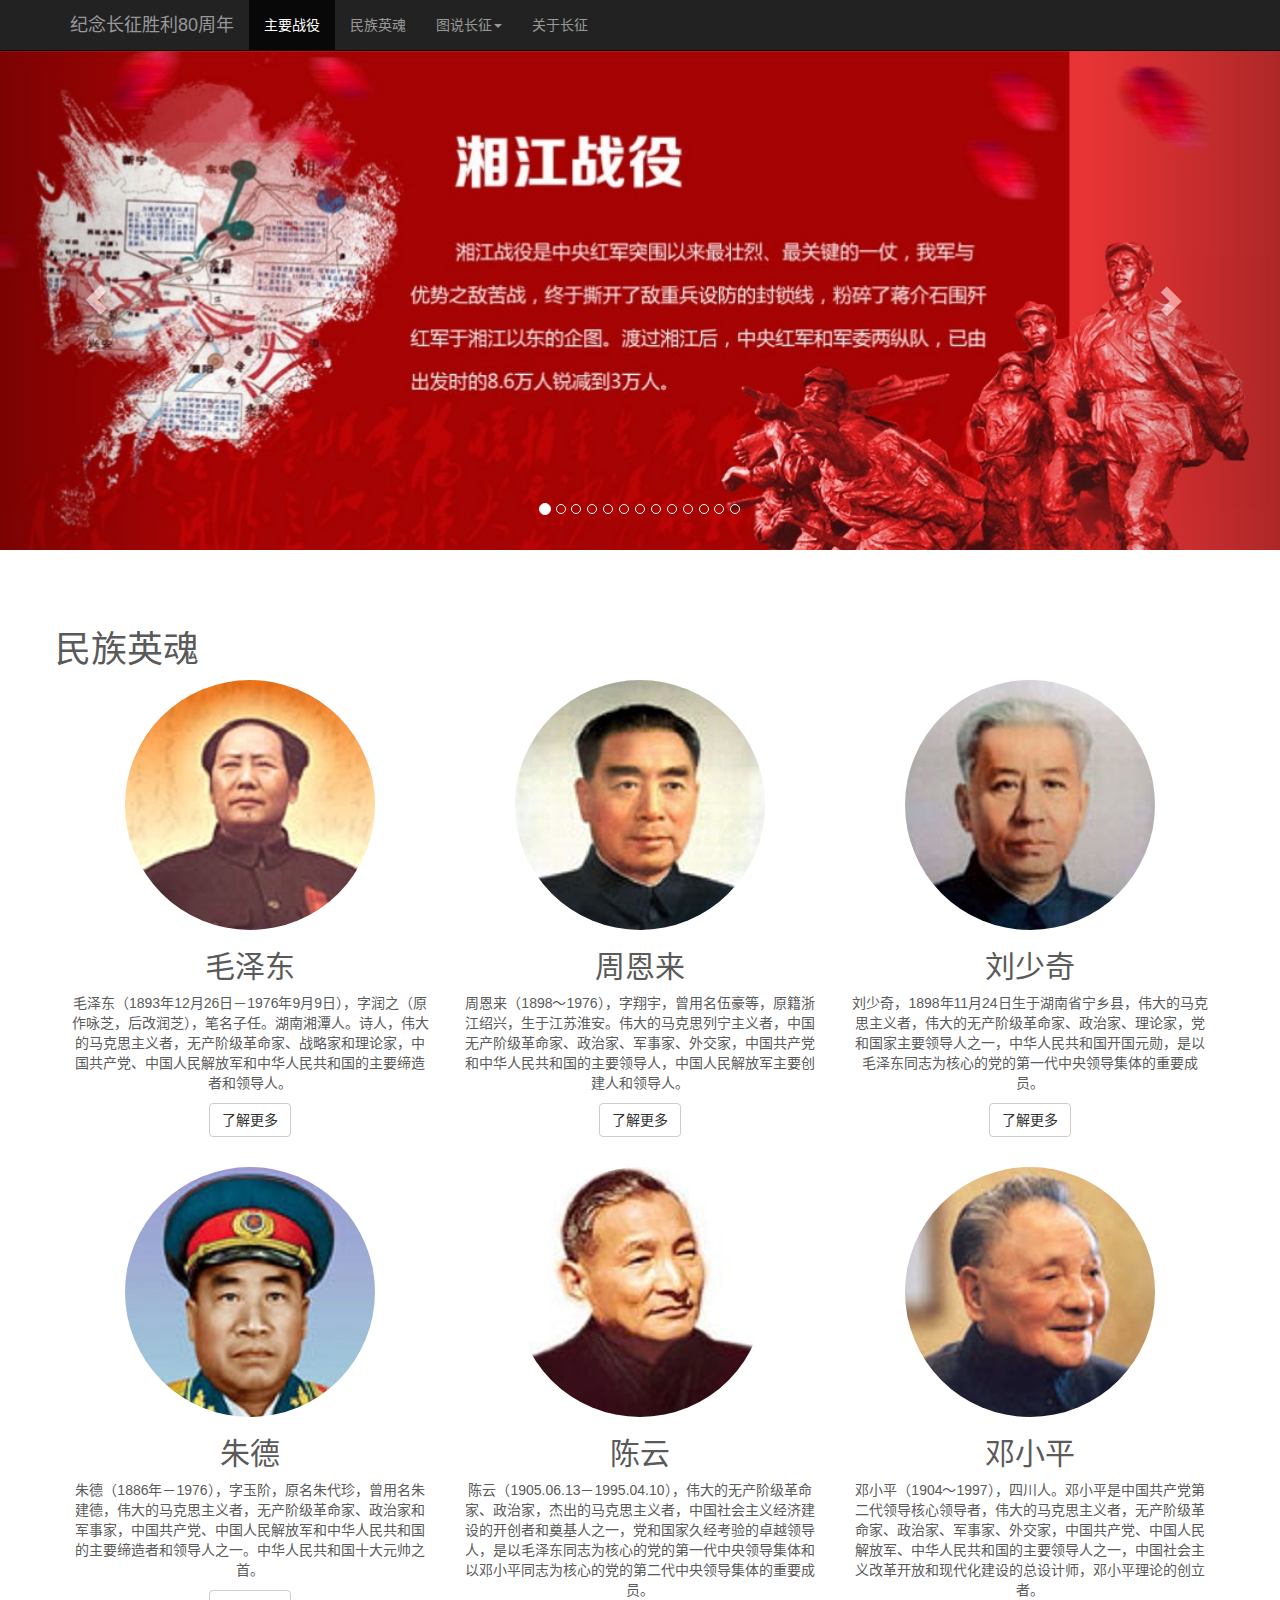
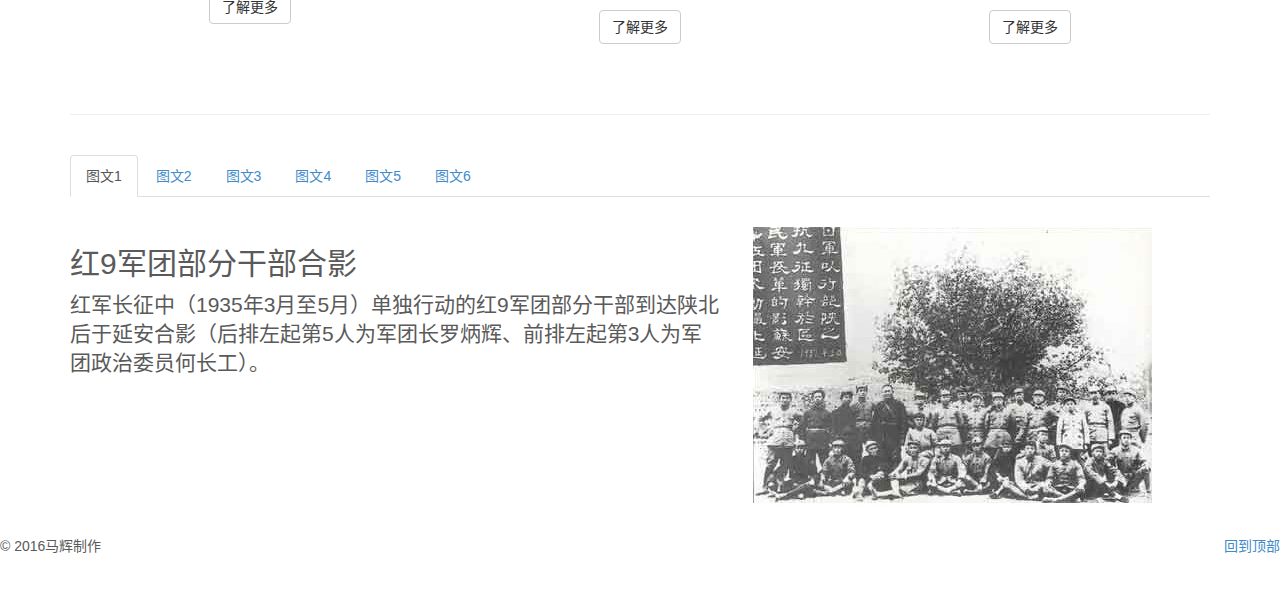
<file: changzheng.html>
﻿<!DOCTYPE html>
<html lang="zh-cn">
<head>
    <meta charset="utf-8">
    <meta http-equiv="X-UA-Compatible" content="IE=edge">
    <meta name="viewport" content="width=device-width, initial-scale=1">
    <title>纪念长征胜利80周年</title>
    <link href="css/bootstrap.min.css" rel="stylesheet">

    <!--[if lt IE 9]>
    <script src="js/html5shiv.js"></script>
    <script src="js/respond.min.js"></script>
    <![endif]-->

    <style>

        body {
            padding-top: 50px;
            padding-bottom: 40px;
            color: #5a5a5a;
        }

        /* 轮播广告 */

        .carousel {
            height: 500px;
            margin-bottom: 60px;
        }

        .carousel .item {
            height: 500px;
            background-color: #000;
        }

        .carousel .item img {
            width: 100%;
        }

        .carousel-caption {
            z-index: 10;
        }

        .carousel-caption p {
            margin-bottom: 20px;
            font-size: 20px;
            line-height: 1.8;
        }

        /* 简介 */

        .summary {
            padding-right: 15px;
            padding-left: 15px;
        }

        .summary .col-md-4 {
            margin-bottom: 20px;
            text-align: center;
        }

        /* 特性 */

        .feature-divider {
            margin: 40px 0;
        }

        .feature {
            padding: 30px 0;
        }

        .feature-heading {
            font-size: 50px;
            color: #2a6496;
        }

        .feature-heading .text-muted {
            font-size: 28px;
        }

        /* 响应式布局 */

        @media (max-width: 768px) {

            .summary {
                padding-right: 3px;
                padding-left: 3px;
            }

            .carousel {
                height: 300px;
                margin-bottom: 30px;
            }

            .carousel .item {
                height: 300px;
            }

            .carousel img {
                min-height: 300px;
            }

            .carousel-caption p {
                font-size: 16px;
                line-height: 1.4;
            }

            .feature-heading {
                font-size: 34px;
            }

            .feature-heading .text-muted {
                font-size: 22px;
            }
        }

        @media (min-width: 992px) {
            .feature-heading {
                margin-top: 120px;
            }
        }
    </style>

</head>

<body>
<!-- 顶部导航 -->
<div class="navbar navbar-inverse navbar-fixed-top" role="navigation" id="menu-nav">
    <div class="container">
        <div class="navbar-header">
            <button type="button" class="navbar-toggle" data-toggle="collapse" data-target=".navbar-collapse">
                <span class="sr-only">切换导航</span>
                <span class="icon-bar"></span>
                <span class="icon-bar"></span>
                <span class="icon-bar"></span>
            </button>
            <a class="navbar-brand" href="#">纪念长征胜利80周年</a>
        </div>
        <div class="navbar-collapse collapse">
            <ul class="nav navbar-nav">
                <li class="active"><a href="#ad-carousel">主要战役</a></li>
                <li><a href="#summary-container">民族英魂</a></li>
                <li class="dropdown">
                    <a href="#" class="dropdown-toggle" data-toggle="dropdown">图说长征<span class="caret"></span></a>
                    <ul class="dropdown-menu" role="menu">
                        <li><a href="#feature-tab" data-tab="tab-chrome">图文1</a></li>
                        <li><a href="#feature-tab" data-tab="tab-firefox">图文2</a></li>
                        <li><a href="#feature-tab" data-tab="tab-safari">图文3</a></li>
                        <li><a href="#feature-tab" data-tab="tab-opera">图文4</a></li>
                        <li><a href="#feature-tab" data-tab="tab-ie">图文5</a></li>
                        <li><a href="#feature-tab" data-tab="tab-cao">图文6</a></li>
                    </ul>
                </li>
                <li><a href="#" data-toggle="modal" data-target="#about-modal">关于长征</a></li>
            </ul>
        </div>
    </div>
</div>


<!-- 广告轮播 -->
<div id="ad-carousel" class="carousel slide" data-ride="carousel">
    <ol class="carousel-indicators">
        <li data-target="#ad-carousel" data-slide-to="0" class="active"></li>
        <li data-target="#ad-carousel" data-slide-to="1"></li>
        <li data-target="#ad-carousel" data-slide-to="2"></li>
        <li data-target="#ad-carousel" data-slide-to="3"></li>
        <li data-target="#ad-carousel" data-slide-to="4"></li>
        <li data-target="#ad-carousel" data-slide-to="5"></li>
        <li data-target="#ad-carousel" data-slide-to="6"></li>
        <li data-target="#ad-carousel" data-slide-to="7"></li>
        <li data-target="#ad-carousel" data-slide-to="8"></li>
        <li data-target="#ad-carousel" data-slide-to="9"></li>
        <li data-target="#ad-carousel" data-slide-to="10"></li>
        <li data-target="#ad-carousel" data-slide-to="11"></li>
        <li data-target="#ad-carousel" data-slide-to="12"></li>
    </ol>
    <div class="carousel-inner">
        <div class="item active">
            <img src="images/2.jpg" alt="1 slide">
        </div>
        <div class="item">
            <img src="images/10.jpg" alt="2 slide">
        </div>
        <div class="item">
            <img src="images/3.jpg" alt="3 slide">
        </div>
        <div class="item">
            <img src="images/12.jpg" alt="4 slide">
        </div>
        <div class="item">
            <img src="images/4.jpg" alt="5 slide">
        </div>
        <div class="item">
            <img src="images/5.jpg" alt="1 slide">
        </div>
        <div class="item">
            <img src="images/13.jpg" alt="2 slide">
        </div>
        <div class="item">
            <img src="images/6.jpg" alt="3 slide">
        </div>
        <div class="item">
            <img src="images/8.jpg" alt="4 slide">
        </div>
        <div class="item">
            <img src="images/7.jpg" alt="5 slide">
        </div>
        <div class="item">
            <img src="images/1.jpg" alt="3 slide">
        </div>
        <div class="item">
            <img src="images/9.jpg" alt="4 slide">
        </div>
        <div class="item">
            <img src="images/11.jpg" alt="5 slide">
        </div>
    </div>
    <a class="left carousel-control" href="#ad-carousel" data-slide="prev"><span
            class="glyphicon glyphicon-chevron-left"></span></a>
    <a class="right carousel-control" href="#ad-carousel" data-slide="next"><span
            class="glyphicon glyphicon-chevron-right"></span></a>
</div>


<!-- 主要内容 -->
<div class="container summary">

    <!-- 简介 -->
    <div class="row" id="summary-container">
    <h1>民族英魂</h1>
        <div class="col-md-4">
            <img class="img-circle" src="images/mao.jpg" alt="chrome">

            <h2>毛泽东</h2>

            <p>毛泽东（1893年12月26日－1976年9月9日），字润之（原作咏芝，后改润芝），笔名子任。湖南湘潭人。诗人，伟大的马克思主义者，无产阶级革命家、战略家和理论家，中国共产党、中国人民解放军和中华人民共和国的主要缔造者和领导人。</p>
            <p><a class="btn btn-default" href="http://baike.baidu.com/link?url=pHaOdDlJQ0yQaZXsGlQFMgNXvOxHxnHCjoMF-GoF4cley83o2dTUHgCgx5-E8h2cNSYaZM8gwjU-7uC04_ysxM2MCjuh4rKtk4LqJtPb7kq" role="button">了解更多</a></p>
        </div>
        <div class="col-md-4">
            <img class="img-circle" src="images/zhou.jpg" alt="firefox">

            <h2>周恩来</h2>

            <p>周恩来（1898～1976），字翔宇，曾用名伍豪等，原籍浙江绍兴，生于江苏淮安。伟大的马克思列宁主义者，中国无产阶级革命家、政治家、军事家、外交家，中国共产党和中华人民共和国的主要领导人，中国人民解放军主要创建人和领导人。</p>

            <p><a class="btn btn-default" href="http://baike.baidu.com/link?url=IL0ryv5sRaE04Izb-88am-Il7zKmqSSHZRvSs9lDsuDE2014BMaGYqMc_1b3k_BuZfOhSlp1hO_YtIlZ_ZdM9a" role="button">了解更多</a></p>
        </div>
        <div class="col-md-4">
            <img class="img-circle" src="images/liu.jpg" alt="safari">

            <h2>刘少奇</h2>

            <p>刘少奇，1898年11月24日生于湖南省宁乡县，伟大的马克思主义者，伟大的无产阶级革命家、政治家、理论家，党和国家主要领导人之一，中华人民共和国开国元勋，是以毛泽东同志为核心的党的第一代中央领导集体的重要成员。</p>

            <p><a class="btn btn-default" href="http://baike.baidu.com/link?url=OkLTs973puFhG3y965NT15cMpP6WqCMawnbhOVxZSIPICf1ZKc5dqg-Te9PyS1hyaXSnfrnH9dYBc3gQFq2rra" role="button">了解更多</a></p>
        </div>
        <div class="col-md-4">
            <img class="img-circle" src="images/zhu.jpg" alt="safari1">

            <h2>朱德</h2>

            <p>朱德（1886年－1976），字玉阶，原名朱代珍，曾用名朱建德，伟大的马克思主义者，无产阶级革命家、政治家和军事家，中国共产党、中国人民解放军和中华人民共和国的主要缔造者和领导人之一。中华人民共和国十大元帅之首。
</p>

            <p><a class="btn btn-default" href="http://baike.baidu.com/link?url=wwxFEo0ZwMHl3g3WOnT1H1f5ihV6ETddD9EZcOROeyUC3o_x9ReTx82_GR8oDDGcn2Ot-u-DmaHvgfakm6Hdta" role="button">了解更多</a></p>
        </div>
        <div class="col-md-4">
            <img class="img-circle" src="images/chen.jpg" alt="safari1">

            <h2>陈云</h2>

            <p>陈云（1905.06.13－1995.04.10），伟大的无产阶级革命家、政治家，杰出的马克思主义者，中国社会主义经济建设的开创者和奠基人之一，党和国家久经考验的卓越领导人，是以毛泽东同志为核心的党的第一代中央领导集体和以邓小平同志为核心的党的第二代中央领导集体的重要成员。</p>

            <p><a class="btn btn-default" href="http://baike.baidu.com/link?url=li_msl4RBeqwEmHZMzYzL6mx1LU_0IOgTKNeO27YXUu75Ewfya_rH58g-yvYeKjX8KOHz2fjy0aTYiyF2kvweZKkRcZ1g5w6RZRMNN_kq0a" role="button">了解更多</a></p>
        </div>
        <div class="col-md-4">
            <img class="img-circle" src="images/deng.jpg" alt="safari1">

            <h2>邓小平</h2>

            <p>邓小平（1904～1997），四川人。邓小平是中国共产党第二代领导核心领导者，伟大的马克思主义者，无产阶级革命家、政治家、军事家、外交家，中国共产党、中国人民解放军、中华人民共和国的主要领导人之一，中国社会主义改革开放和现代化建设的总设计师，邓小平理论的创立者。
</p>

            <p><a class="btn btn-default" href="http://baike.baidu.com/link?url=nC-rcuDTKa9XXShev4n_ocpoLWsvfXNWpn_LzedpC_9HneZ9sn6IAMeWIzsEMbBug1I8HMLTgR0hhk0D3JhoZfbtnYO0hk6gP_U2RquNYvG" role="button">了解更多</a></p>
        </div>
    </div>

    <!-- 特性 -->

    <hr class="feature-divider">

    <ul class="nav nav-tabs" role="tablist" id="feature-tab">
        <li class="active"><a href="#tab-chrome" role="tab" data-toggle="tab">图文1</a></li>
        <li><a href="#tab-firefox" role="tab" data-toggle="tab">图文2</a></li>
        <li><a href="#tab-safari" role="tab" data-toggle="tab">图文3</a></li>
        <li><a href="#tab-opera" role="tab" data-toggle="tab">图文4</a></li>
        <li><a href="#tab-ie" role="tab" data-toggle="tab">图文5</a></li>
        <li><a href="#tab-cao" role="tab" data-toggle="tab">图文6</a></li>
    </ul>

    <div class="tab-content">
        <div class="tab-pane active" id="tab-chrome">
            <div class="row feature">
                <div class="col-md-7">

                    <h2>红9军团部分干部合影</h2>


                    <p class="lead">红军长征中（1935年3月至5月）单独行动的红9军团部分干部到达陕北后于延安合影（后排左起第5人为军团长罗炳辉、前排左起第3人为军团政治委员何长工）。</p>
                </div>
                <div class="col-md-5">
                    <img class="feature-image img-responsive" src="images/t1.jpg"
                         alt="Chrome">
                </div>
            </div>
        </div>
        <div class="tab-pane" id="tab-firefox">
            <div class="row feature">
                <div class="col-md-5">
                    <img class="feature-image img-responsive" src="images/t2.jpg"
                         alt="Firefox">
                </div>
                <div class="col-md-7">
					<h2 class="feature-heading"><span class="text-muted">红4方面军总指挥部住过的旧址</span></h2>

                    <p class="lead">红4方面军总指挥部于1936年9月在甘肃省岷县三十里铺住过的旧址。</p>
                </div>
            </div>
        </div>
        <div class="tab-pane" id="tab-safari">
            <div class="row feature">
                <div class="col-md-7">

                    <h2 class="feature-heading"><span class="text-muted">强渡大渡河</span></h2>

                    <p class="lead">“强渡大渡河”是长征途中的一次著名战斗。孙继先率17勇士强渡大渡河，在插翅难飞的天险防线上，打开一个缺口。</p>
                </div>
                <div class="col-md-5">
                    <img class="feature-image img-responsive" src="images/t3.jpg"
                         alt="Safari">
                </div>
            </div>
        </div>
        <div class="tab-pane" id="tab-opera">
            <div class="row feature">
                <div class="col-md-5">
                    <img class="feature-image img-responsive" src="images/t4.jpg"
                         alt="Opera">
                </div>
                <div class="col-md-7">

                    <h2 class="feature-heading"><span class="text-muted">四渡赤水</span>
                    </h2>

                    <p class="lead">发源于云贵交界山区的赤水河，蜿蜒穿行于川、黔、滇三省边界的崇山峻岭之间，北流汇入长江。1935年1月29日至3月22日，中央红军4次往来跨过这条河，进行大小战斗30多次，这就是四渡赤水战役。25年后，毛泽东对来访的英国名将蒙哥马利说，四渡赤水是他的得意之笔。</p>
                </div>
            </div>
        </div>
        
        
        <div class="tab-pane" id="tab-ie">
            <div class="row feature">
                <div class="col-md-7">

                    <h2>红军走过的水草地</h2>

                    <p class="lead">1935年8月上旬，中共中央决定恢复红军第一方面军番号，周恩来任司令员兼政治委员。为了继续贯彻中共中央的北上方针，中革军委决定进取甘肃南部的夏河、洮河流域。8月15日，红军总司令朱德、总政治委员张国焘率领由第5、第9、第31、第32、第33军组成的左路军，从卓克基地区出发，向阿坝地区开进；21日，前敌总指挥部率领由第1、第3、第4、第30军组成的右路军，从毛儿盖地区出发，向班佑、巴西开进。中共中央、中革军委随右路军行动。红军指战员历经艰辛，通过人迹罕至、气候变化无常的茫茫草地，左路军先头纵队于20日到达阿坝地区。右路军于8月27日到达班佑、巴西地区。</p>
                </div>
                <div class="col-md-5">
                    <img class="feature-image img-responsive" src="images/t6.jpg"
                         alt="IE">
                </div>
            </div>
        </div>
        <div class="tab-pane" id="tab-cao">
            <div class="row feature">
                <div class="col-md-7">

                    <h2>巧渡金沙江</span></h2>

                    <p class="lead">金沙江位于长江的上游。它穿行在川滇边界的深山狭谷间，江面宽阔，水急浪大。如果红军过不去江，就有被敌人压进深山狭谷，遭致全军覆灭的危险。当红军大队人马向金沙江挺进时，蒋介石如梦初醒恍然大悟，认定红军的目的既不在贵阳，也不在昆明，而是“必渡金沙江无疑”。1935年4月28日，他下达命令，控制渡口，毁船封江。就在红军进抵金沙江前夕，江边的敌人已将所有船只掠到北岸了。</p>
                </div>
                <div class="col-md-5">
                    <img class="feature-image img-responsive" src="images/t5.jpg"
                         alt="IE">
                </div>
            </div>
        </div>
    </div>

    </div>

    <!-- 关于 -->
    <div class="modal fade" id="about-modal" tabindex="-1" role="dialog" aria-labelledby="modal-label"
         aria-hidden="true">
        <div class="modal-dialog">
            <div class="modal-content">
                <div class="modal-header">
                    <button type="button" class="close" data-dismiss="modal"><span
                            aria-hidden="true">&times;</span><span class="sr-only">关闭</span></button>
                    <h4 class="modal-title" id="modal-label">关于长征</h4>
                </div>
                <div class="modal-body">
                    <p>&nbsp;&nbsp;&nbsp;&nbsp; &nbsp;1934年10月，由于博古、李德等人左倾冒险主义的错误领导，以及敌强我弱，红军先后逃离追踪。中央革命根据地（亦称中央苏区）第五次反“围剿”战争遭到失败，红军第一方面军（中央红军）主力开始长征，同时留下部分红军就地坚持游击战争。8月，中共中央和中央军委为了给中央红军战略转移探索道路，命令红六军团撤离湘赣苏区，到湘中发展游击战争。10月，红六军团与红三军（后恢复红二军团番号）会合，并创建了湘鄂川苏区。</br>

　　1934年10月上旬，中央红军主力各军团分别集结陆续出发，中共中央和红军总部及直属纵队离开江西瑞金。10月21日，中央红军从赣县王母渡至信丰县新田间突破国民党军第一道封锁线，沿粤赣边、湘粤边、湘桂边西行，至11月15日突破了国民党军第二、三道封锁线；然而李德等领导人一味退却，消极避战，使红军继续处于不利地位。中央军委决定从兴安、全州之间抢渡湘江，经浴血奋战，于12月1日渡过湘江（即第四道封锁线），由于连续苦战，红军由8万余人锐减5万余人，剩余3万余人。12月中旬，抵达湘黔边时，毛泽东主力军队放弃原定进入湘西与第二、六军团会合的计划；28日，中共中央政治局在黎平开会，接受了毛泽东的主张，决定向以遵义为中心的川黔边地区前进，使红军避免了覆亡的危险。</br>

　　1935年1月7日，红军占领遵义。1月15～17日，中共中央在遵义举行了政治局扩大会议，着重总结了第五次反“围剿”失败的经验教训，纠正了王明“左”倾冒险主义在军事上的错误，确立了以毛泽东为代表的中共中央的正确领导，　制定了红军之后的战略方针，　从而在最危险的关头挽救了红军和中国共产党。 这次会议是中国共产党和工农红军历史上一个伟大的转折点，是中国共产党从幼稚走向成熟的标志。3月，组成了实际上以毛泽东为首，周恩来、王稼祥参加的三人军事指挥小组。他们以中共中央、中央军委的名义指挥红军的行动。</br>

　　遵义会议后，鉴于川敌布防严密，中央红军确定撤离遵义后，在川黔滇边和贵州省内迂回穿插。特别是在四渡赤水的过程中，中央红军灵活机动地创造战机，运动作战，各个歼敌，以少胜多，从而变被动为主动。随后出敌不意，主力南渡乌江，直逼贵阳，迅即西进，4月下旬以一部在翼侧策应。5月初，抢渡金沙江，摆脱了几十万国民党军的围追堵截，取得了战略转移中具有决定意义的胜利。由于执行了正确的民族政策，红军顺利通过大凉山彝族区。接着强渡大渡河，飞夺泸定桥，翻越终年积雪的夹金山。6月中旬，与红四方面军在懋功会师。</br>

　　红四方面军原在川陕根据地，为了向川甘边发展，1935年 3月28日至　4月28日取得强渡嘉陵江战役的重大胜利。然而红四方面军主要领导人张国焘等擅自决定放弃川陕根据地（亦称川陕苏区）向西转移。5月初，共八万余人开始长征，中旬占领了茂县（今茂汶）、理番（今理县）为中心的广大地区。</br>

　　红一、四方面军会师后，红军以北上建立川陕甘根据地为战略方针，中共中央决定将两个方面军混合编为左、右两路军过草地北上。中共中央随右路军跨过草地，抵达班佑、巴西地区。8月底，右路军一部在包座全歼国民党军第四十九师约五千余人后，打开了向甘南前进的门户。9月张国焘率左路军到达阿坝地区后，拒绝执行中共中央的北上方针，并要挟中共中央和右路军南下。毛泽东等于9月10日急率第一、第三军（后组成陕甘支队）继续北上，夺取腊子口，突破国民党军渭河封锁线，经固原翻越六盘山，于10月19日到达陕北吴起镇（今吴旗县城），先期结束了长征。11月21～24日取得了直罗镇战役的胜利，为党中央和红军扎根在陕北奠定了基础。</br>

　　在国民党重兵对鄂豫皖根据地围攻的情况下，红二十五军和鄂豫皖省委按照中共中央指示，于1934年11月从河南罗山县开始西移，在鄂豫陕边建立根据地，粉碎国民党军两次“围剿”。次年7月过陇东，9月与陕甘根据地的第二十六、二十七军会师，合编为第十五军团。第一、三军团到达后，与之合编为红一方面军。</br>

　　在湘鄂川黔根据地的红军二、六军团，于1935年11月从湖南桑植出发，转战湖南、贵州、云南三省，击溃国民党军的拦截，渡过金沙江，经西康、四川，于1936年6月底至甘孜，与张国焘率领的南下受挫的红四方面军会师。二、六军团合组为二方面军。7月，二、四方面军共同北上，在红一方面军接应下，10月先后在甘肃省会宁县城和静宁县将台堡与红一方面军会师，至此，红军长征结束。（可参考电视剧《长征》）1933年10月中华民国国民政府动员近100万国民革命军围剿各中国共产党控制的农村根据地，并以50万兵力重点进攻中央苏区（中华苏维埃共和国主要控制地区）。</br>

　　在前四次战役中，由于实施毛泽东的运动战方针，国民政府军没有达到预定目标，均以撤退告终。在第五次战役中，由于毛泽东失去领导权，中共临时中央负责人博古（原名秦邦宪）采纳德国军事顾问李德的建议，放弃过去四次反“围剿”斗争的积极防御方针，将这场战争定性为国共之间的决战，采用军事冒险主义，提出了“御敌于国门之外”的口号，要求红军在根据地之外抵抗国民革命军，决定在国民党之前抢先行动，发动所有红军展开全面进攻，并争取苏维埃在全中国的胜利。但中央苏区只有10万左右的正规军和数万游击队，在抢先进攻后不久即遭到巨大损失。这时共产党方面决定进行阵地防御，辅以“短促突击”（短距攻击），意图抵挡国民革命军的前进。但这个行动并没有起到应有的作用。不久，中华苏维埃共和国首府瑞金的北大门广昌陷落，红军死伤一万余人。</p>
                </div>
                <div class="modal-footer">
                    <button type="button" class="btn btn-default" data-dismiss="modal">了解了</button>
                </div>
            </div>
        </div>
    </div>


    <footer>
        <p class="pull-right"><a href="#top">回到顶部</a></p>
        <p>&copy; 2016马辉制作 </p>
    </footer>

</div>

<script src="js/jquery-1.11.1.min.js"></script>
<script src="js/bootstrap.min.js"></script>
<script>
    $(function () {
        $('#ad-carousel').carousel();
        $('#menu-nav .navbar-collapse a').click(function (e) {
            var href = $(this).attr('href');
            var tabId = $(this).attr('data-tab');
            if ('#' !== href) {
                e.preventDefault();
                $(document).scrollTop($(href).offset().top - 70);
                if (tabId) {
                    $('#feature-tab a[href=#' + tabId + ']').tab('show');
                }
            }
        });
    });
</script>
</body>
</html>
</file>
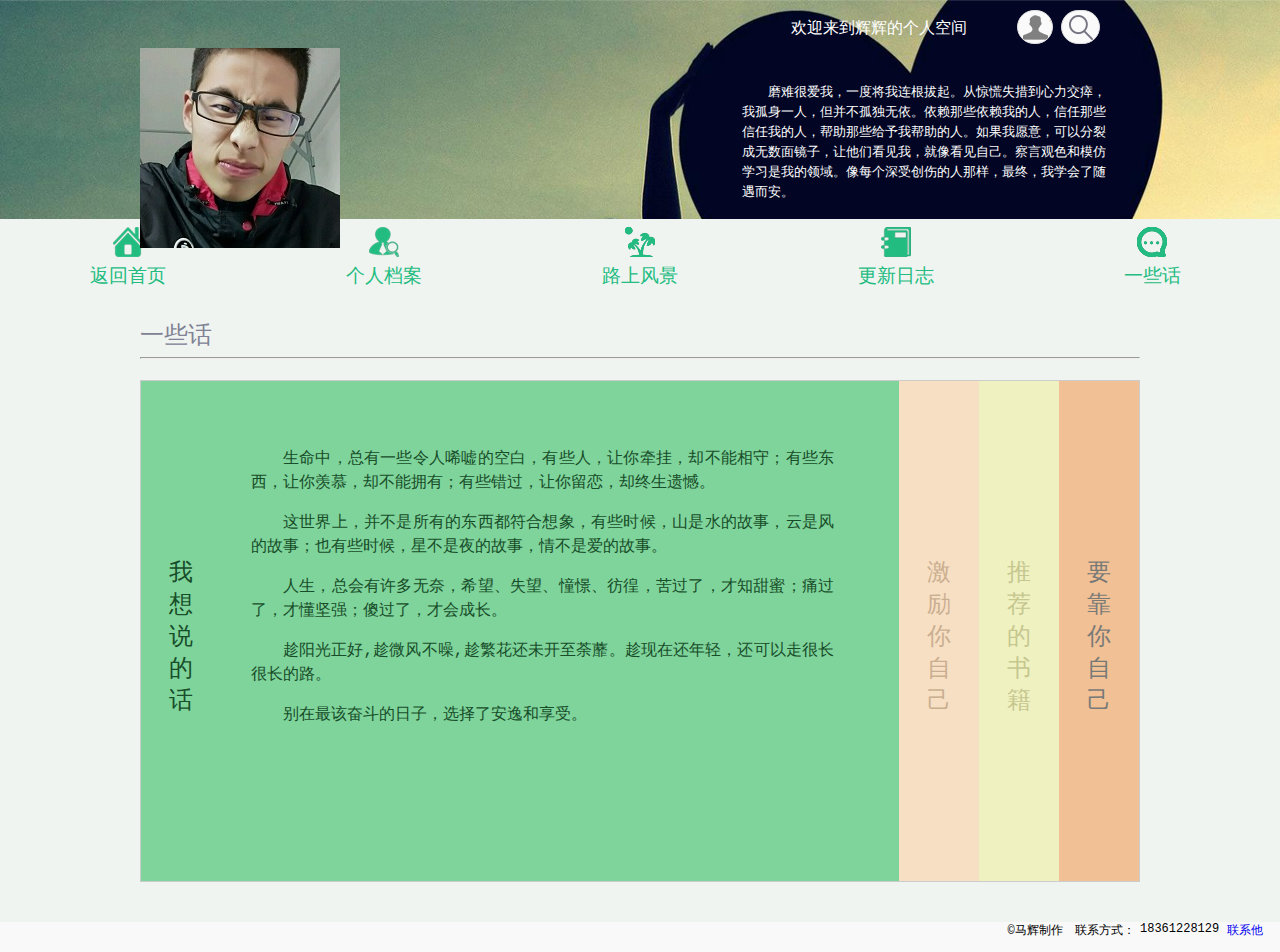
<file: HTML/fifth.html>
﻿<!DOCTYPE html PUBLIC "-//W3C//DTD XHTML 1.0 Transitional//EN" "http://www.w3.org/TR/xhtml1/DTD/xhtml1-transitional.dtd">
<html xmlns="http://www.w3.org/1999/xhtml">
<head>
<meta http-equiv="Content-Type" content="text/html; charset=gb2312" />
<link href="css/style.css" rel="stylesheet" type="text/css">
<script type="text/javascript" rel="script" src="js/jquery.min.js"></script>
<script type="text/javascript" rel="script" src="js/script.js"></script>
<title>马辉的个人空间</title>
</head>
<body>
	<div id="header">
		<div id="myself-wrap">
			<input type="text" class="searchbox" maxlength="100" >
			<input type="button" class="aboutme" maxlength="100" value="    Tea MaHui">
			<div id="mywelcome">
				欢迎来到辉辉的个人空间
			</div>
		</div>
		<div id="last-header">
			<div id="mywords">
				磨难很爱我，一度将我连根拔起。从惊慌失措到心力交瘁，我孤身一人，但并不孤独无依。依赖那些依赖我的人，信任那些信任我的人，帮助那些给予我帮助的人。如果我愿意，可以分裂成无数面镜子，让他们看见我，就像看见自己。察言观色和模仿学习是我的领域。像每个深受创伤的人那样，最终，我学会了随遇而安。
			</div>
			<div id="myphoto">
				<span></span><img src="images/myphoto.jpg">
			</div>	
		</div>
	</div>
	<div id="navbar">
		<ul id="nav-ul">
			<li><a href="huihui.html"><img src="images/home.png"></br>返回首页</a></li>
			<li><a href="second.html"><img src="images/info.png"></br>个人档案</a></li>
			<li><a href="third.html"><img src="images/view.png"></br>路上风景</a></li>
			<li><a href="forth.html"><img src="images/dairy.png"></br>更新日志</a></li>			
			<li><a href="fifth.html"><img src="images/dia.png"></br>一些话</a></li>
		</ul>
	</div>
	<div class="mainbg4">
    		<a name="m-word"></a>
    		<div class="content-words">
       			<div class="words-wrapper">
            			<div class="content-title">一些话</div>
				<div class="hr"><hr></div>
            			<ul id="demo">
                			<li>
                    				<ul class="d1">
                        				<div class="d1-tit d1-1">
                            					我<br>想<br>说<br>的<br>话
                        				</div>
                        				<div class="d1-con">
                            					<p>生命中，总有一些令人唏嘘的空白，有些人，让你牵挂，却不能相守；有些东西，让你羡慕，却不能拥有；有些错过，让你留恋，却终生遗憾。</p>
                            					<p>这世界上，并不是所有的东西都符合想象，有些时候，山是水的故事，云是风的故事；也有些时候，星不是夜的故事，情不是爱的故事。</p>
                            					<p>人生，总会有许多无奈，希望、失望、憧憬、彷徨，苦过了，才知甜蜜；痛过了，才懂坚强；傻过了，才会成长。</p>
                            					<p>趁阳光正好,趁微风不噪,趁繁花还未开至荼蘼。趁现在还年轻，还可以走很长很长的路。</p>
                            					<p>别在最该奋斗的日子，选择了安逸和享受。</p>
                        				</div>
                    				</ul>
                			</li>
                			<li>
                    				<ul class="d2">
                        				<div class="d1-tit d2-2">
                            					激<br>励<br>你<br>自<br>己
                        				</div>
                        				<div class="d2-con">
                            					<p>放下你的浮躁，放下你的懒惰，放下你的三分钟热度，闭上你什么都想聊两句的嘴巴，静下心来好好做你该做的事。你的努力是唯一能让你站稳脚跟的依靠。</p>
                            					<p>做你想做的，趁阳光正好。去追逐梦想，趁还年轻。不浪费时间，不挥霍时光，不沉迷过去，不恐惧未来。努力从来不会白费，今日播下的种子，正在你看不见、想不到的某处悄悄地发芽。</p>
                            					<p>你想要好的成绩，但是你不去学习；你想要富裕的生活，但是你不去拼搏奋斗；你想要健康的身体，但是你没能坚持锻炼；你想要称心如意的生活，但是你从未真正的改变过自己。你尽力了，才有资格说自己运气不好。</p>
                            					<p>水再浑浊，只要长久沉淀，依然会分外清澄；人再愚钝，只要足够努力，一样能改写命运，不要愤懑起点太低，那只是我们站立的原点。人生是一场漫长竞赛，有些人笑在开始，有些人却赢在最后。</p>
                        				</div>
                    				</ul>
                   
               				 </li>
                			<li>
                    				<ul class="d3">
                        				<div class="d1-tit d3-3">
                           					 推<br>荐<br>的<br>书<br>籍
                        				</div>
                        				<div class="d3-con">
                            				<p>入门：</p>
                            				《深入浅出JavaScript》-- Christion Heilmann<br>
                            				《JavaScript DOM编程艺术》-- Jeremy Keith<br>
                            				《JavaScript DOM高级程序设计》-- Jeffrey Sambells<br>
                            				<p>进阶：</p>
                            				《ppk谈JavaScript》-- Peter-PaulKoch<br>
                            				《精通JavaScript》-- JohnResig<br>
                            				《JavaScript高级程序设计》-- Nicholas C.Zakas<br>
                           				<p>高级：</p>
                            				《JavaScript语言精粹》-- Douglas Crockford<br>
                            				《JavaScript设计模式》-- Rossharmes<br>
                            				《Secrets of the JavaScript Ninja》-- JohnResig<br>
                            				《高性能JavaScript》-- NicholasC.Zakas
                        				</div>
                    				</ul>
                    
                			</li>
                			<li>
                    				<ul class="d4">
                        				<div class="d1-tit">
                            					要<br>靠<br>你<br>自<br>己
                        				</div>
                        				<div class="d4-con">
                            					<img class="mind1" src="images/mind-1.png">
                            					<img class="mind2" src="images/mind-2.png">
                            					<p>Do what you can, with what you have, where you are.<br>Life always has two sides, choose yours.</p>
                        				</div>

                    				</ul>
                			</li>
            			</ul>
        		</div>

    		</div>
	</div>
	<div id="footer">
		<ul id="footer-ul">
			<li><a href="mailto:190778063@qq.com">联系他</a></li>
			<li>18361228129</li>
			<li>联系方式：</li>
			<li>&copy;马辉制作</li>
		</ul>
	</div>
</body>
</html>
</file>
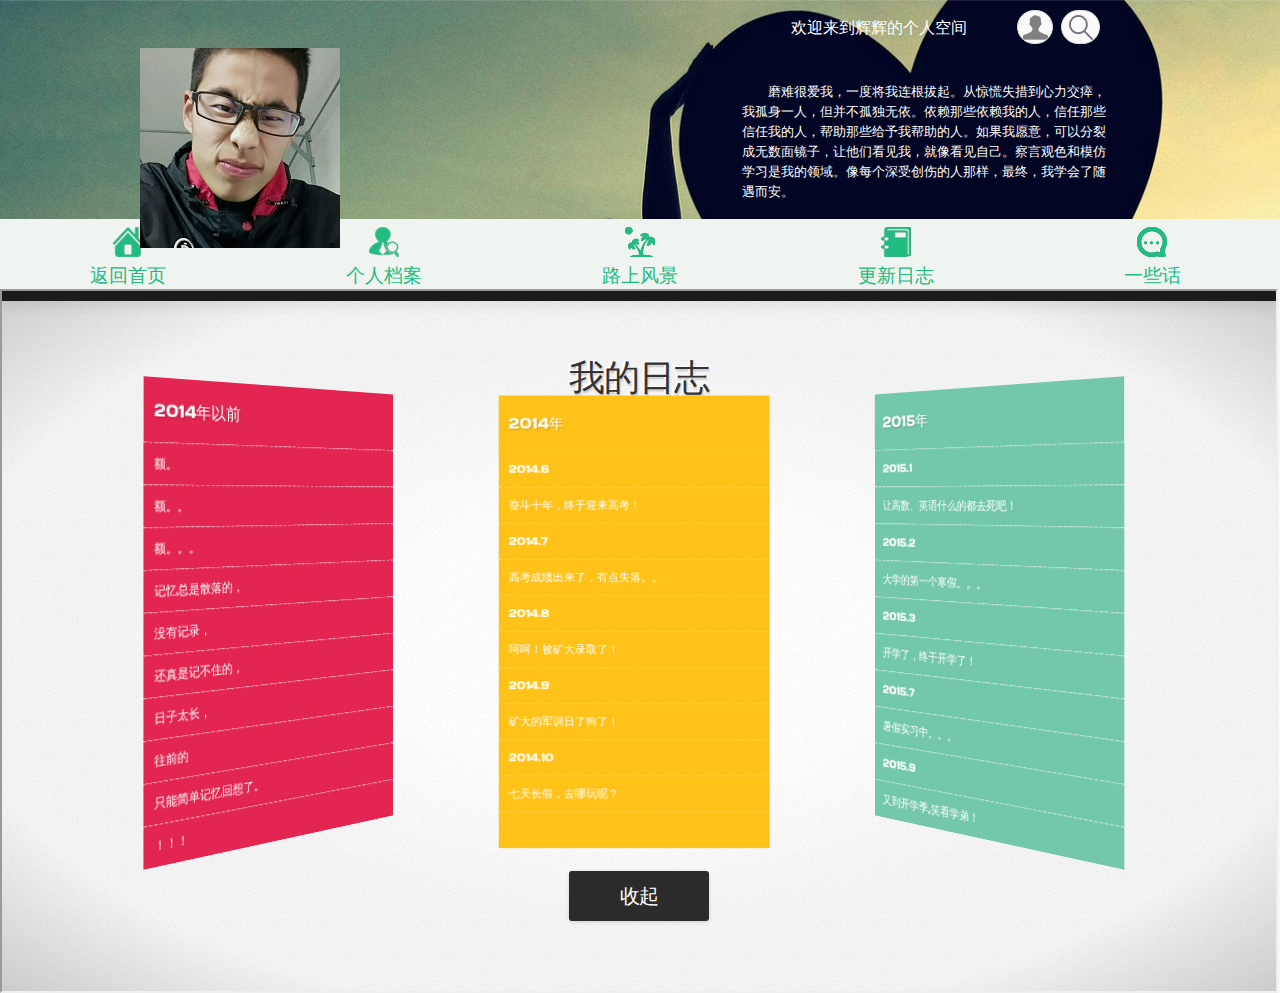
<file: HTML/forth.html>
﻿<!DOCTYPE html PUBLIC "-//W3C//DTD XHTML 1.0 Transitional//EN" "http://www.w3.org/TR/xhtml1/DTD/xhtml1-transitional.dtd">
<html xmlns="http://www.w3.org/1999/xhtml">
<head>
<meta http-equiv="Content-Type" content="text/html; charset=gb2312" />
<link href="css/style.css" rel="stylesheet" type="text/css">
<title>马辉的个人空间</title>
</head>
<body>
	<div id="header">
		<div id="myself-wrap">
			<input type="text" class="searchbox" maxlength="100" >
			<input type="button" class="aboutme" maxlength="100" value="    Tea MaHui">
			<div id="mywelcome">
				欢迎来到辉辉的个人空间
			</div>
		</div>
		<div id="last-header">
			<div id="mywords">
				磨难很爱我，一度将我连根拔起。从惊慌失措到心力交瘁，我孤身一人，但并不孤独无依。依赖那些依赖我的人，信任那些信任我的人，帮助那些给予我帮助的人。如果我愿意，可以分裂成无数面镜子，让他们看见我，就像看见自己。察言观色和模仿学习是我的领域。像每个深受创伤的人那样，最终，我学会了随遇而安。
			</div>
			<div id="myphoto">
				<span></span><img src="images/myphoto.jpg">
			</div>	
		</div>
	</div>
	<div id="navbar">
		<ul id="nav-ul">
			<li><a href="huihui.html"><img src="images/home.png"></br>返回首页</a></li>
			<li><a href="second.html"><img src="images/info.png"></br>个人档案</a></li>
			<li><a href="third.html"><img src="images/view.png"></br>路上风景</a></li>
			<li><a href="forth.html"><img src="images/dairy.png"></br>更新日志</a></li>			
			<li><a href="fifth.html"><img src="images/dia.png"></br>一些话</a></li>
		</ul>
	</div>
	<iframe src=forth2.html width="99.5%" height="700px" >

  </body>
</html>
</file>
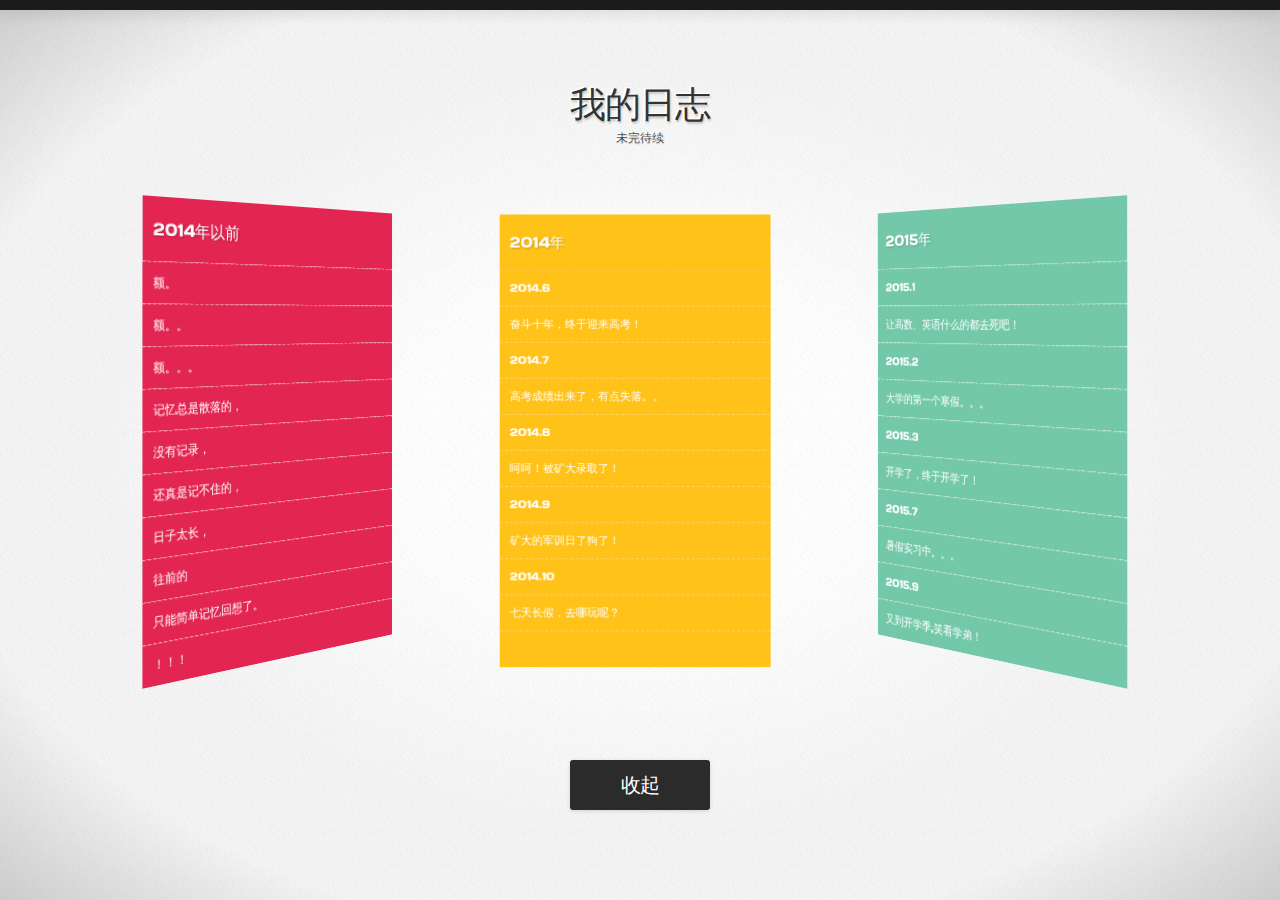
<file: HTML/forth2.html>
﻿<!doctype html>
<html>
<head>
    <title>Makisu ~ CSS 3D Dropdown Concept</title>
    <link href='http://fonts.googleapis.com/css?family=Days+One' rel='stylesheet' type='text/css'>
    <link rel="stylesheet" href="css/forth2.css">
</head>
<body>
    <header class="header">
	<hrgroup>
            <h1>我的日志</h1>
            <h2>未完待续</h2>
	</hrgroup>
    </header>

    <section class="demo">

        <dl class="list nigiri">
            <dt>2014年以前</dt>
            <dd><a href="#">额。</a></dd>
            <dd><a href="#">额。。</a></dd>
            <dd><a href="#">额。。。</a></dd>
            <dd><a href="#">记忆总是散落的，</a></dd>
            <dd><a href="#">没有记录，</a></dd>
            <dd><a href="#">还真是记不住的，</a></dd>
            <dd><a href="#">日子太长，</a></dd>
            <dd><a href="#">往前的</a></dd>
            <dd><a href="#">只能简单记忆回想了。</a></dd>
            <dd><a href="#">！！！</a></dd>
        </dl>

        <dl class="list maki">
            <dt>2014年</dt>
            <dd><a href="#">2014.6</a></dd>
            <dd><a href="#">奋斗十年，终于迎来高考！</a></dd>
            <dd><a href="#">2014.7</a></dd>
            <dd><a href="#">高考成绩出来了，有点失落。。</a></dd>
            <dd><a href="#">2014.8</a></dd>
            <dd><a href="#">呵呵！被矿大录取了！</a></dd>
            <dd><a href="#">2014.9</a></dd>
            <dd><a href="#">矿大的军训日了狗了！</a></dd>
            <dd><a href="#">2014.10</a></dd>
            <dd><a href="#">七天长假，去哪玩呢？</a></dd>
	    <dd><a href="#"></a></dd>
        </dl>

        <dl class="list sashimi">
            <dt>2015年</dt>
            <dd><a href="#">2015.1</a></dd>
            <dd><a href="#">让高数、英语什么的都去死吧！</a></dd>
            <dd><a href="#">2015.2</a></dd>
            <dd><a href="#">大学的第一个寒假。。。</a></dd>
            <dd><a href="#">2015.3</a></dd>
            <dd><a href="#">开学了，终于开学了！</a></dd>
            <dd><a href="#">2015.7</a></dd>
            <dd><a href="#">暑假实习中。。。</a></dd>
            <dd><a href="#">2015.9</a></dd>
            <dd><a href="#">又到开学季,笑看学弟！</a></dd>
        </dl>

        <a href="#" class="toggle">收起</a>

    </section>

    <div class="warning">
        <div class="message">
            <h1>CSS 3D Not Detected :(</h1>
            <p>I couldn't detect your browser's CSS 3D capabilities. If I'm wrong, please  file an issue , otherwise, try a  sexier browser </p>
        </div>
    </div>

    

    <script src="http://libs.baidu.com/jquery/1.8.3/jquery.min.js"></script>
    <script src="js/makisu.js"></script>
    <script>

        // The `enabled` flag will be `false` if CSS 3D isn't available

        if ( $.fn.makisu.enabled ) {

            var $sashimi = $( '.sashimi' );
            var $nigiri = $( '.nigiri' );
            var $maki = $( '.maki' );

            // Create Makisus

            $nigiri.makisu({
                selector: 'dd',
                overlap: 0.85,
                speed: 1.7
            });

            $maki.makisu({
                selector: 'dd',
                overlap: 0.6,
                speed: 0.85
            });

            $sashimi.makisu({
                selector: 'dd',
                overlap: 0.2,
                speed: 0.5
            });

            // Open all
            
            $( '.list' ).makisu( 'open' );

            // Toggle on click

            $( '.toggle' ).on( 'click', function() {
                $( '.list' ).makisu( 'toggle' );
            });

            // Disable all links

            $( '.demo a' ).click( function( event ) {
                event.preventDefault();
            });

        } else {

            $( '.warning' ).show();
        }

    </script>
	
</body>
</html>
</file>
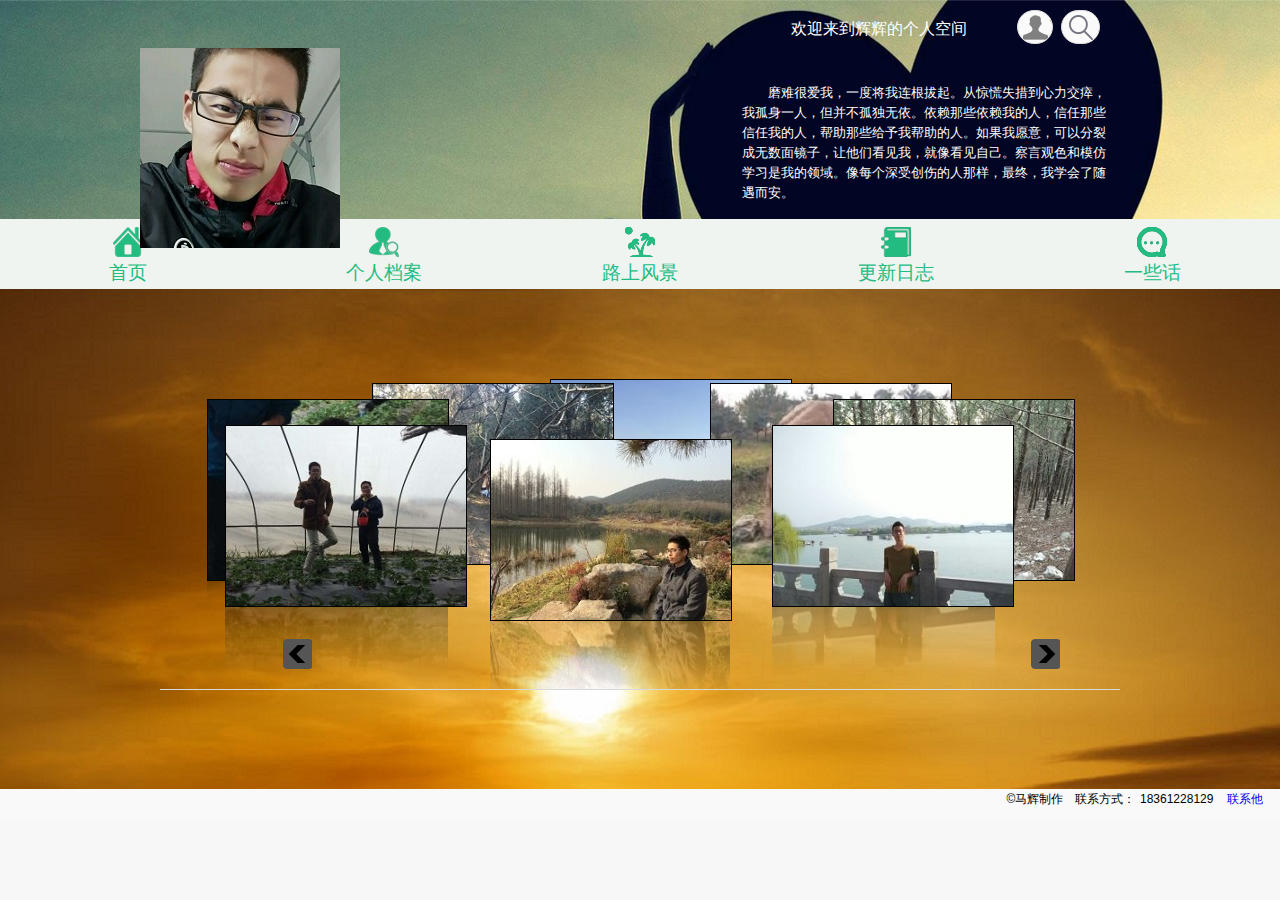
<file: HTML/huihui.html>
﻿<!DOCTYPE html PUBLIC "-//W3C//DTD XHTML 1.0 Transitional//EN" "http://www.w3.org/TR/xhtml1/DTD/xhtml1-transitional.dtd">
<html xmlns="http://www.w3.org/1999/xhtml">
<head>
<meta http-equiv="Content-Type" content="text/html; charset=gb2312" />
<link href="css/style.css" rel="stylesheet" type="text/css">
<title>马辉的个人空间</title>
<style type="text/css">
* {
	margin:0;
	padding:0;
	list-style-type:none;
}
a, img {
	border:0;
}
body {
	font:12px/180% Tahoma, Geneva, sans-serif;
}
/* Carousel */
#carousel1 {
	width:960px;
	height:400px;
	overflow:hidden;
	position:relative;
	border-bottom:solid 1px #d8d9da;
	margin:0 auto;
}
#carousel1 img {
	border:none;
	width:240px;
	height:180px;
	border:solid 1px #000;
}
#carousel1 #title-text {
	font-size:22px;
	margin:10px 20px 0 0;
	padding:0;
	text-align:right;
}
#carousel1 #alt-text {
	font-size:14px;
	margin:5px 20px 0 0;
	padding:0;
	text-align:right;
}
#carousel1 #user-c {
	padding:0;
	position:absolute;
	right:15px;
	bottom:10px;
}
#carousel1 .carouselLeft, #carousel1 .carouselRight {
	position:absolute;
	bottom:20px;
	width:29px;
	height:30px;
	overflow:hidden;
	cursor:pointer;
}
#carousel1 .carouselLeft {
	right:60px;
	background:url(images/templatemo_slider_right.png) no-repeat;
}
#carousel1 .carouselRight {
	right:808px;
	background:url(images/templatemo_slider_left.png) no-repeat;
}
</style>
<script type="text/javascript" src="js/jquery.js"></script>
<script type="text/JavaScript" src="js/CloudCarousel.1.0.5.js"></script>
<script type="text/JavaScript" src="js/jquery.mousewheel.js"></script><!--鼠标滚动插件-->
<script type="text/javascript">
$(document).ready(function(){						   
	// 这初始化容器中指定的元素，在这种情况下，旋转木马.
	$("#carousel1").CloudCarousel({			
		xPos:450,
		yPos:110,
		buttonLeft: $('#but1'),
		buttonRight: $('#but2'),
		altBox: $("#alt-text"),
		titleBox: $("#title-text"),				
		FPS:30,
		reflHeight:86,
		reflGap:2,
		yRadius:40,
		autoRotateDelay: 1200,
		speed:0.2,
		mouseWheel:true,
		bringToFront:true
	});	
});
</script>
</head>
<body>
	<div id="header">
		<div id="myself-wrap">
			<input type="text" class="searchbox" maxlength="100" >
			<input type="button" class="aboutme" maxlength="100" value="    Tea MaHui">
			<div id="mywelcome">
				欢迎来到辉辉的个人空间
			</div>
		</div>
		<div id="last-header">
			<div id="mywords">
				磨难很爱我，一度将我连根拔起。从惊慌失措到心力交瘁，我孤身一人，但并不孤独无依。依赖那些依赖我的人，信任那些信任我的人，帮助那些给予我帮助的人。如果我愿意，可以分裂成无数面镜子，让他们看见我，就像看见自己。察言观色和模仿学习是我的领域。像每个深受创伤的人那样，最终，我学会了随遇而安。
			</div>
			<div id="myphoto">
				<span></span><img src="images/myphoto.jpg">
			</div>	
		</div>
	</div>
	<div id="navbar">
		<ul id="nav-ul">
			<li><a href="huihui.html"><img src="images/home.png"></br>首页</a></li>
			<li><a href="second.html"><img src="images/info.png"></br>个人档案</a></li>
			<li><a href="third.html"><img src="images/view.png"></br>路上风景</a></li>
			<li><a href="forth.html"><img src="images/dairy.png"></br>更新日志</a></li>			
			<li><a href="fifth.html"><img src="images/dia.png"></br>一些话</a></li>
		</ul>
	</div>
	<div id="main">
		<div id="carousel1">
  			<p id="title-text"></p>
  			<p id="alt-text"></p>
  			<a target="_parent" ><img class="cloudcarousel"  src="images/01.jpg"/></a> 
  			<a target="_parent" ><img class="cloudcarousel"  src="images/02.jpg"/></a>
  			<a target="_parent" ><img class="cloudcarousel"  src="images/03.jpg"/></a> 
  			<a target="_parent" ><img class="cloudcarousel"  src="images/04.jpg"/></a> 
  			<a target="_parent" ><img class="cloudcarousel"  src="images/05.jpg"/></a> 
  			<a target="_parent" ><img class="cloudcarousel"  src="images/06.jpg"/></a> 
 			<a target="_parent" ><img class="cloudcarousel"  src="images/07.jpg"/></a> 
  			<a target="_parent" ><img class="cloudcarousel"  src="images/08.jpg"/></a>
  		<div id="but1" class="carouselLeft"></div>
  	<div id="but2" class="carouselRight"></div>
</div>
<!--carousel1 end-->
<br> 
	</div>
	<div id="footer">
		<ul id="footer-ul">
			<li><a href="mailto:190778063@qq.com">联系他</a></li>
			<li>18361228129</li>
			<li>联系方式：</li>
			<li>&copy;马辉制作</li>
		</ul>
	</div>



</body>
</html>
</file>
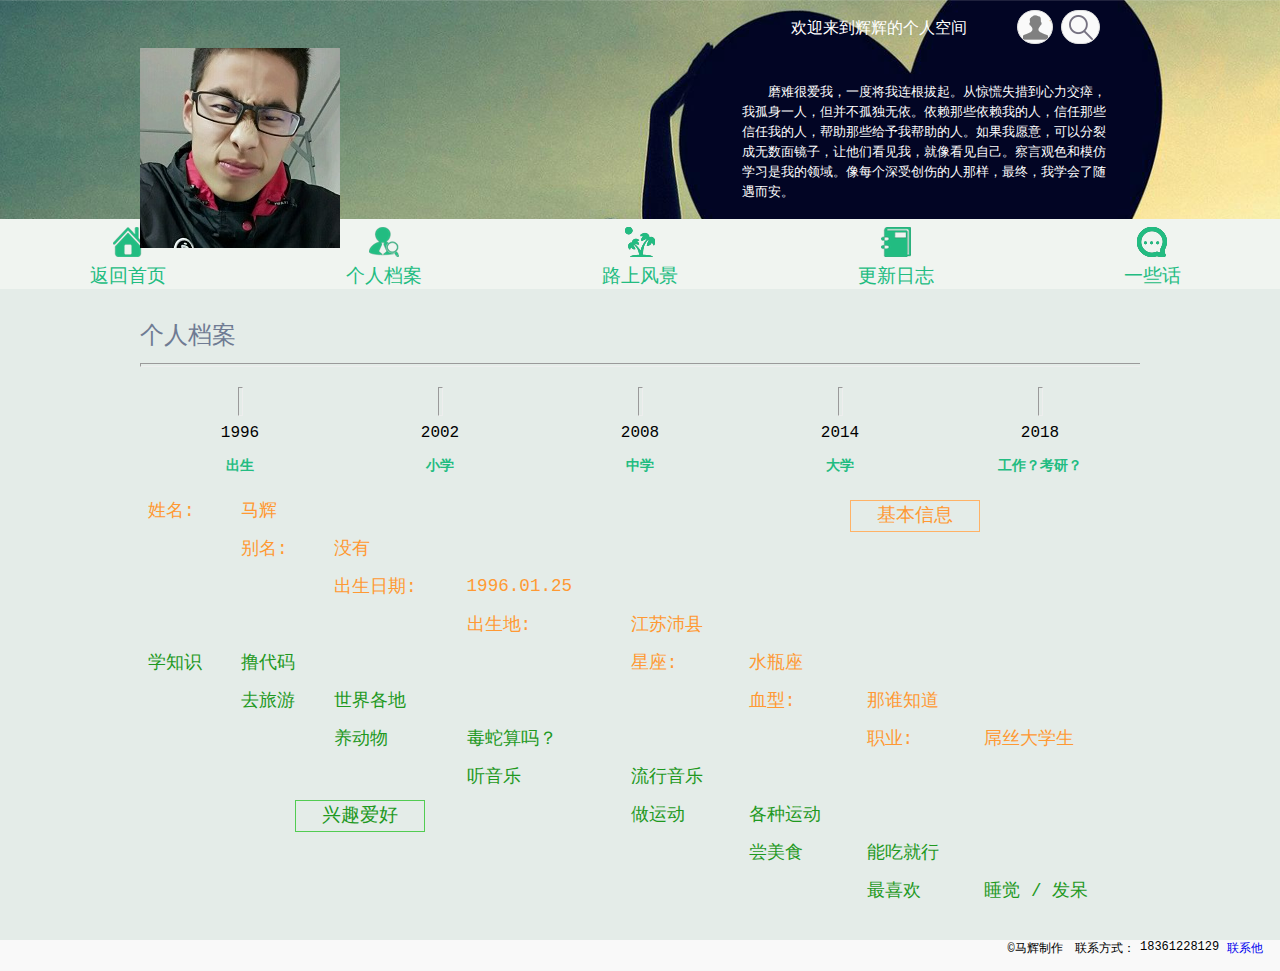
<file: HTML/second.html>
﻿<!DOCTYPE html PUBLIC "-//W3C//DTD XHTML 1.0 Transitional//EN" "http://www.w3.org/TR/xhtml1/DTD/xhtml1-transitional.dtd">
<html xmlns="http://www.w3.org/1999/xhtml">
<head>
<meta http-equiv="Content-Type" content="text/html; charset=gb2312" />
<link href="css/style.css" rel="stylesheet" type="text/css">
<title>马辉的个人空间</title>
</head>
<body>
	<div id="header">
		<div id="myself-wrap">
			<input type="text" class="searchbox" maxlength="100" >
			<input type="button" class="aboutme" maxlength="100" value="    Tea MaHui">
			<div id="mywelcome">
				欢迎来到辉辉的个人空间
			</div>
		</div>
		<div id="last-header">
			<div id="mywords">
				磨难很爱我，一度将我连根拔起。从惊慌失措到心力交瘁，我孤身一人，但并不孤独无依。依赖那些依赖我的人，信任那些信任我的人，帮助那些给予我帮助的人。如果我愿意，可以分裂成无数面镜子，让他们看见我，就像看见自己。察言观色和模仿学习是我的领域。像每个深受创伤的人那样，最终，我学会了随遇而安。
			</div>
			<div id="myphoto">
				<span></span><img src="images/myphoto.jpg">
			</div>	
		</div>
	</div>
	<div id="navbar">
		<ul id="nav-ul">
			<li><a href="huihui.html"><img src="images/home.png"></br>返回首页</a></li>
			<li><a href="second.html"><img src="images/info.png"></br>个人档案</a></li>
			<li><a href="third.html"><img src="images/view.png"></br>路上风景</a></li>
			<li><a href="forth.html"><img src="images/dairy.png"></br>更新日志</a></li>			
			<li><a href="fifth.html"><img src="images/dia.png"></br>一些话</a></li>
		</ul>
	</div>
	<div id="main1">
		<div id="inner">
		<div id="part1">个人档案<hr></div>
		<div id="part2">
			<ul>
				<li>
					<hr></hr>1996
					<ul>
						<p>出生</p>
					</ul>
				</li>
				<li>
					<hr></hr>2002
					<ul>
						<p>小学</p>
					</ul>
				</li>
				<li>
					<hr></hr>2008
					<ul>
						<p>中学</p>
					</ul>
				</li>
				<li>
					<hr></hr>2014
					<ul>
						<p>大学</p>
					</ul>
				</li>
				<li>
					<hr></hr>2018
					<ul>
						<p>工作？考研？</p>
					</ul>
				</li>
			</ul>
		</div>	
		<div id="part3">
	        <div id="fir-bu">基本信息</div>
                <div id="sec-bu">兴趣爱好</div>
                <table cellpadding="6">
                    <tr>
                        <td>姓名:</td>
                        <td>马辉</td>
                    </tr>
                    <tr>
                        <td></td>
                        <td>别名:</td>
                        <td>没有</td>
                    </tr>
                    <tr>
                        <td></td>
                        <td></td>
                        <td>出生日期: </td>
                        <td>1996.01.25 </td>
                    </tr>
                    <tr>
                        <td></td>
                        <td></td>
                        <td></td>
                        <td>出生地:</td>
                        <td>江苏沛县</td>
                    </tr>
                    <tr>
                        <td class="sec-hob">学知识</td>
                        <td class="sec-hob">撸代码</td>
                        <td></td>
                        <td></td>
                        <td>星座:</td>
                        <td>水瓶座</td>
                    </tr>
                    <tr>
                        <td></td>
                        <td class="sec-hob">去旅游</td>
                        <td class="sec-hob">世界各地</td>
                        <td></td>
                        <td></td>
                        <td>血型:</td>
                        <td>那谁知道</td>
                    </tr>
                    <tr>
                        <td></td>
                        <td></td>
                        <td class="sec-hob">养动物</td>
                        <td class="sec-hob">毒蛇算吗？</td>
                        <td></td>
                        <td></td>
                        <td>职业:</td>
                        <td>屌丝大学生</td>
                    </tr>
                    <tr>
                        <td></td>
                        <td></td>
                        <td></td>
                        <td class="sec-hob">听音乐</td>
                        <td class="sec-hob">流行音乐</td>
                    </tr>
                    <tr>
                        <td></td>
                        <td></td>
                        <td></td>
                        <td></td>
                        <td class="sec-hob">做运动</td>
                        <td class="sec-hob">各种运动</td>
                    </tr>
                    <tr>
                        <td></td>
                        <td></td>
                        <td></td>
                        <td></td>
                        <td></td>
                        <td class="sec-hob">尝美食</td>
                        <td class="sec-hob">能吃就行</td>
                    </tr>
                    <tr>
                        <td></td>
                        <td></td>
                        <td></td>
                        <td></td>
                        <td></td>
                        <td></td>
                        <td class="sec-hob">最喜欢</td>
                        <td class="sec-hob">睡觉 / 发呆</td>
                    </tr>
                </table>
		</div> 
		</div>
	</div>
	<div id="footer">
		<ul id="footer-ul">
			<li><a href="mailto:190778063@qq.com">联系他</a></li>
			<li>18361228129</li>
			<li>联系方式：</li>
			<li>&copy;马辉制作</li>
		</ul>
	</div>
</file>
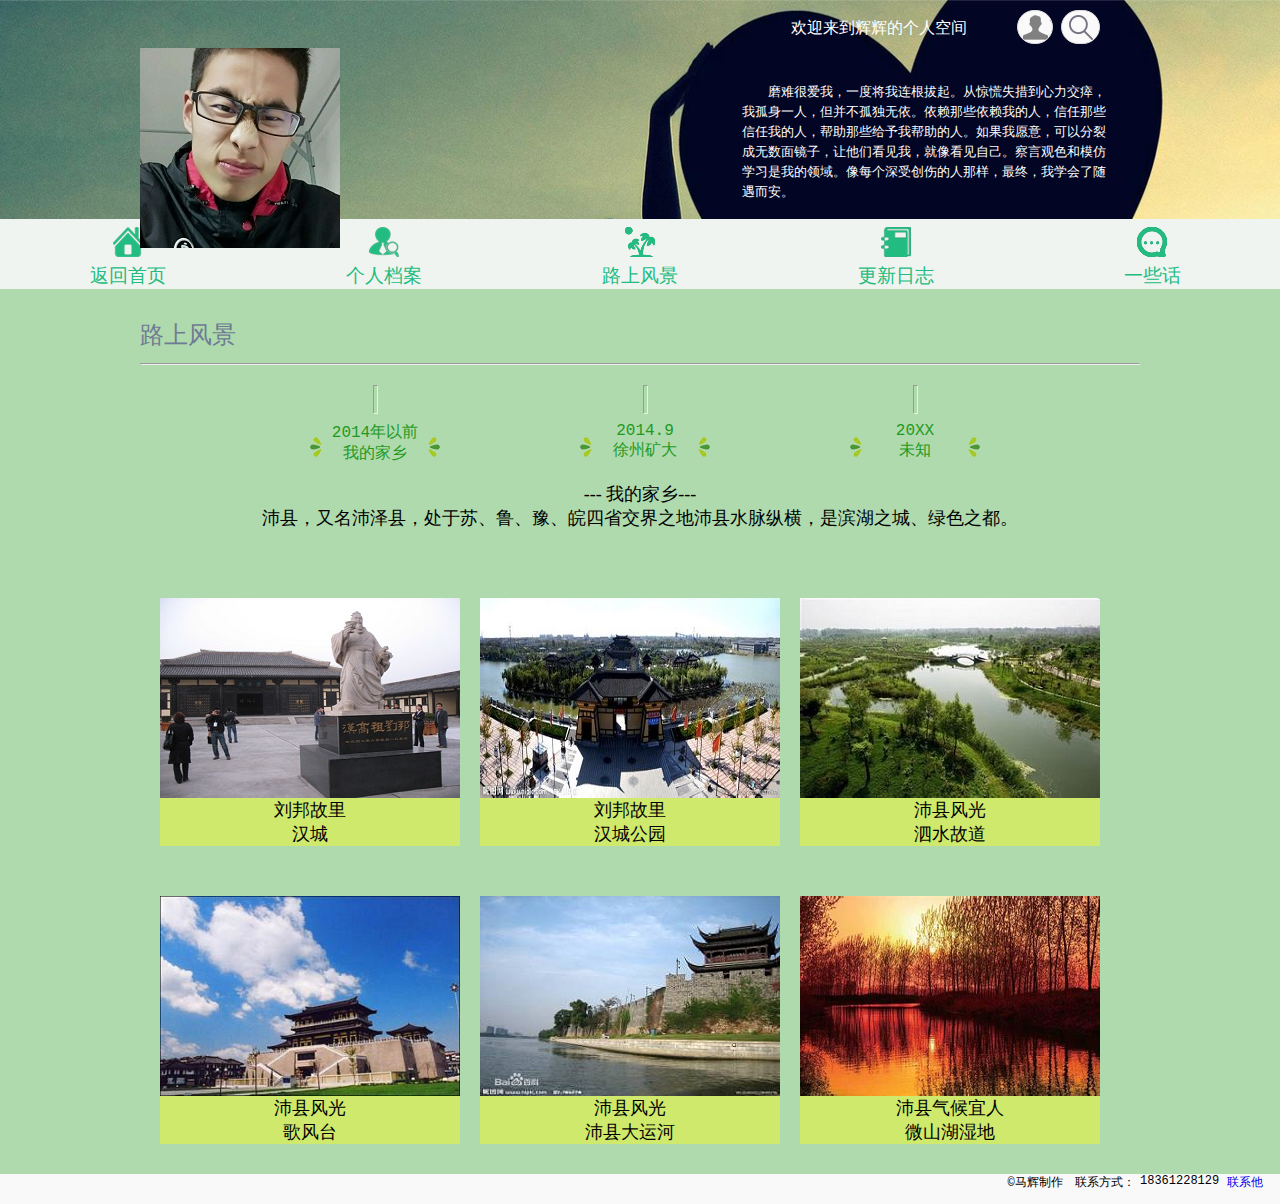
<file: HTML/third.html>
﻿<!DOCTYPE html PUBLIC "-//W3C//DTD XHTML 1.0 Transitional//EN" "http://www.w3.org/TR/xhtml1/DTD/xhtml1-transitional.dtd">
<html xmlns="http://www.w3.org/1999/xhtml">
<head>
<meta http-equiv="Content-Type" content="text/html; charset=gb2312" />
<link href="css/style.css" rel="stylesheet" type="text/css">
<title>马辉的个人空间</title>
</head>
<body>
	<div id="header">
		<div id="myself-wrap">
			<input type="text" class="searchbox" maxlength="100" >
			<input type="button" class="aboutme" maxlength="100" value="    Tea MaHui">
			<div id="mywelcome">
				欢迎来到辉辉的个人空间
			</div>
		</div>
		<div id="last-header">
			<div id="mywords">
				磨难很爱我，一度将我连根拔起。从惊慌失措到心力交瘁，我孤身一人，但并不孤独无依。依赖那些依赖我的人，信任那些信任我的人，帮助那些给予我帮助的人。如果我愿意，可以分裂成无数面镜子，让他们看见我，就像看见自己。察言观色和模仿学习是我的领域。像每个深受创伤的人那样，最终，我学会了随遇而安。
			</div>
			<div id="myphoto">
				<span></span><img src="images/myphoto.jpg">
			</div>	
		</div>
	</div>
	<div id="navbar">
		<ul id="nav-ul">
			<li><a href="huihui.html"><img src="images/home.png"></br>返回首页</a></li>
			<li><a href="second.html"><img src="images/info.png"></br>个人档案</a></li>
			<li><a href="third.html"><img src="images/view.png"></br>路上风景</a></li>
			<li><a href="forth.html"><img src="images/dairy.png"></br>更新日志</a></li>			
			<li><a href="fifth.html"><img src="images/dia.png"></br>一些话</a></li>
		</ul>
	</div>
	<div id="main2">
		<div id="inner2">
			<div id="part-1">路上风景<hr></div>
			<div id="part-2">
					<ul>
						<li class="current">
							<hr>2014年以前</hr></br><span>我的家乡</span>
						</li>
						<li class="current">
							<hr>2014.9</hr></br><span>徐州矿大</span>
						</li>
						<li class="current">
							<hr>20XX</hr></br><span>未知</span>
						</li>
					</ul>
					<div id="qingkong"></div>
			</div>	
			<div id="part-3">
	        		<div id="view1">
					<p id="introduction">--- 我的家乡---</br>
					沛县，又名沛泽县，处于苏、鲁、豫、皖四省交界之地沛县水脉纵横，是滨湖之城、绿色之都。</p>
					<ul class="life-pic">
						<img src="images/view1-1.jpg"></br>
						<li>刘邦故里</br>汉城</li>
					</ul>
					<ul class="life-pic">
						<img src="images/view1-2.jpg"></br>
						<li>刘邦故里</br>汉城公园</li>
					</ul>
					<ul class="life-pic">
						<img src="images/view1-3.jpg"></br>
						<li>沛县风光</br>泗水故道</li>
					</ul>
					<ul class="life-pic">
						<img src="images/view1-4.png"></br>
						<li>沛县风光</br>歌风台</li>
					</ul>
					<ul class="life-pic">
						<img src="images/view1-5.png"></br>
						<li>沛县风光</br>沛县大运河</li>
					</ul>
					<ul class="life-pic">
						<img src="images/view1-6.png"></br>
						<li>沛县气候宜人</br>微山湖湿地</li>
					</ul>
				</div>
			</div> 
		</div>
	</div>
	<div id="footer">
		<ul id="footer-ul">
			<li><a href="mailto:190778063@qq.com">联系他</a></li>
			<li>18361228129</li>
			<li>联系方式：</li>
			<li>&copy;马辉制作</li>
		</ul>
	</div>
</file>
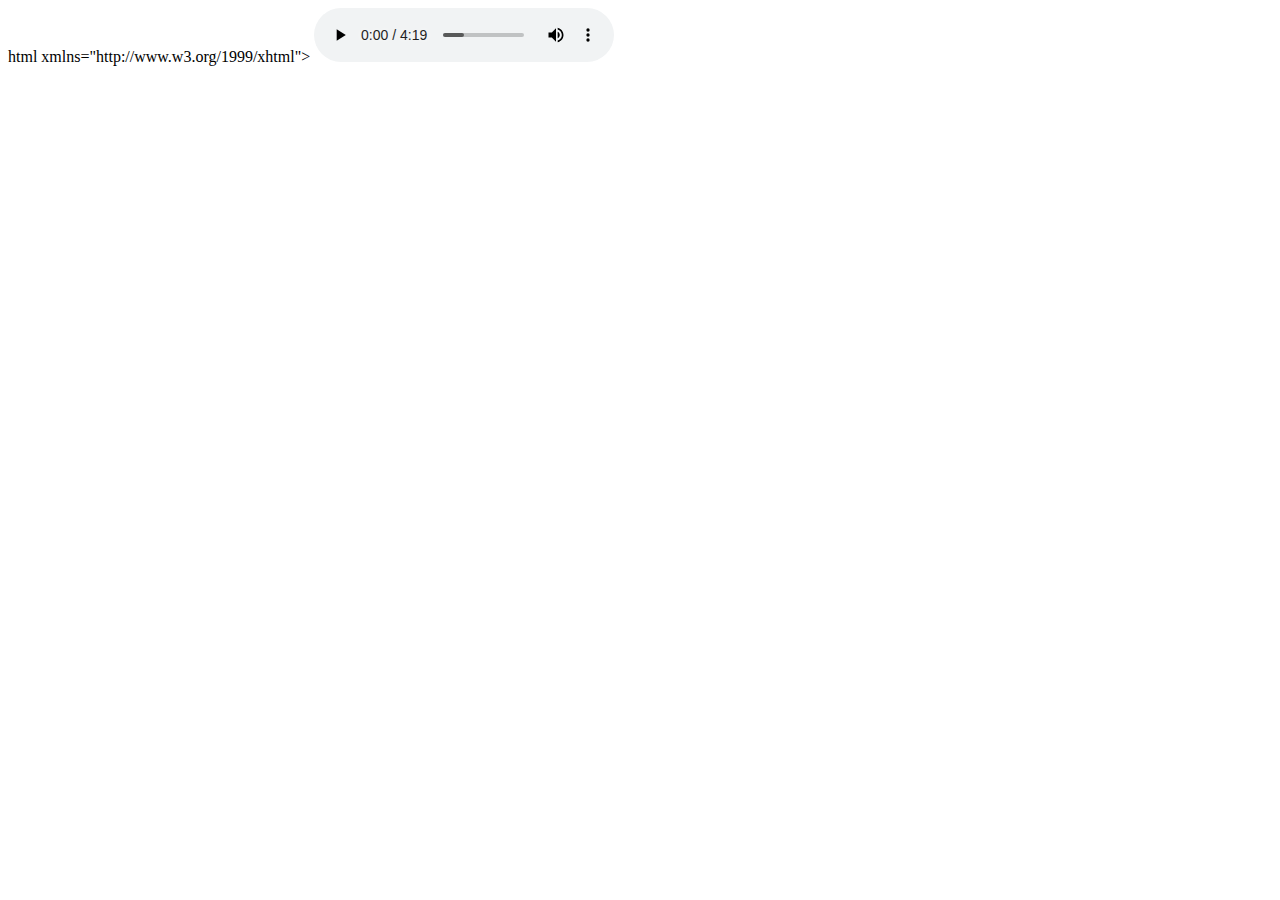
<file: music/music.html>
﻿<!DOCTYPE html PUBLIC "-//W3C//DTD XHTML 1.0 Transitional//EN" "http://www.w3.org/TR/xhtml1/DTD/xhtml1-transitional.dtd">
html xmlns="http://www.w3.org/1999/xhtml">
<head>
<meta http-equiv="Content-Type" content="text/html; charset=gb2312" />
<title></title>
</head>

<body>
	<audio controls="controls" autoplay loop>
		<source src="1.OGG" type="audio/ogg">
		<source src="1.mp3" type="audio/mpeg">
		Your browser does not support the audio tag.
	</audio>
</body>
</html>
</file>
<file: HTML/css/style.css>
﻿body{margin:0;font:12px monospace,宋体，微软雅黑，Arial,sans-serif;}
html,body{-webkit-text-size-adjust:none;background:#F7F7F7;}
ul,a{padding:0;margin:0;list-style:none;text-decoration:none;}
input{vertical-align:middle;font-size:100%;}
#main{height:500px;width:100%;}



/*------头部-----*/
#header{background: url("../images/tbgimg.png") no-repeat center top;height:219px;}
#last-header{
	width:1000px;
	margin-left:auto;
	margin-right:auto;
	position:relative;
}
 
/*-----搜索框----*/
#myself-wrap{
	padding-top:10px;
    	width: 100%;
	overflow: hidden;
   	font-size: 1rem;
	}
#mywelcome{
	line-height:38px;
	float:right;
	color:white;
	margin-right:50px;
	}
.aboutme{
    float: right;
    width: 36px;
    padding: 0px 14px;
    height: 34px;
    background: url("../images/user.png") left 5px center no-repeat;
    color: #999999;
    border-radius: 25px;
    background-color: #fafafa;
    border: 1px solid #ddd;
    outline: none;
    margin-right: 8px;
}
.aboutme:focus{
    width: 205px;
}
.searchbox{
    float: right;
    padding: 0px 10px;
    width: 17px;
    height: 32px;
    cursor: pointer;
    background: url("../images/search.png") right 5px center no-repeat;
    color: #ccc;
    border-radius: 25px;
    background-color: #fafafa;
    border: 1px solid #ddd;
    outline: none;
    overflow:hidden;
    margin-right: 180px;
}
.searchbox:focus{
    width: 180px;
    padding-right: 35px;
}
#mywords{margin-top:35px;
	margin-right:28px;
    width: 370px;
    text-indent: 2em;
    line-height: 20px;
    font-size: 0.8rem;
    color: #fefefe;
    float: right;
	}

/*----------导航条--------*/
#navbar{
	background-color:#F0F4F0;
	overflow:hidden;
	height:70px;
	}
#nav-ul li{
	padding-top:8px;
	float:left;
	width:20%;
	text-align:center;
	font-size:1.2rem;
	height:62px;
	}
#nav-ul li a{color:#22BC81;}
#nav-ul li:hover{
    background-color: #E4ECE8;
    border-top: 1px solid #22BC81;
	}
#nav-ul li:hover a{
    color:#551A8B;
    display: block;
    width: 100%;
	}

#nav-ul li img{border:0;}
/*----------主体-------*/
#main{margin:0;padding:0;background:url("../images/sky.jpg") no-repeat;overflow:hidden;}

/*----------尾部-------*/
#footer{background-color:#F9F9F9;
	overflow:hidden;
	height:30px;}
#footer-ul{list-style:none;}
#footer-ul li{padding:0;float:right;width:70px;text-align:center;}

/*----------个人档案-------*/
#main1{width:100%;background-color:#E4ECE8;}
#inner{width:1000px;
	margin-left:auto;
	margin-right:auto;
	overflow:hidden;
	padding-top:30px;
	padding-bottom:30px;
	color#000;}
#part1{margin-bottom:2px;font-size:1.5rem;color:#6F7B93;}
#part1 hr{width:1000px;height:2px;align:center;color:#E4ECE8;}
#part2{width:100%;height:110px;}
#part2 li{
	width:20%;
	float:left;
	font-size:1rem;
	text-align:center;
	position:relative;}
#part2 li ul p{font-size:0.9rem;color:#22BC81;font-weight:bold;}
li hr{width:3px;height:27px;}
#fir-bu{position:absolute;
	right:300px;
	top:500px;
	width:10%;
	text-align: center;
        font-size: 1.2rem;
        line-height: 1.9rem;
        color: #FF9933;
        border: 1px solid #ffb266;
}
#sec-bu{position:absolute;
	left:295px;
	top:800px;
	width:10%;
	text-align: center;
        font-size: 1.2rem;
        line-height: 1.9rem;
        color: #1f991f;
        border: 1px solid #52cc52;
}
#part3 table{
    width: 100%;
}
#part3 td{
    font-size: 1.1rem;
    color:#FF9933;
}
#part3 table .sec-hob{
    color: #1f991f;
}
/*--------路上风景--------*/
#main2{widtn:100%;background-color:#AFDAAD;}
#inner2{width:1000px;margin-left:auto;margin-right:auto;overflow:hidden;padding-top:30px;padding-bottom:30px;}
#part-1{margin-bottom:2px;font-size:1.5rem;color:#6F7B93;}
#part-2{margin-left:10%;magin-right:0%;}
#part-2 li{
	width:30%;
	float:left;
	font-size:1rem;
	text-align:center;
	position:relative;}
#qingkong{clear:both;}
.current{
    background: url("../images/le-1.png") no-repeat left 70px top 60px, url("../images/le-2.png") no-repeat right 70px top 60px;
    color: #1f991f;}
#introduction{width:100%;text-align:center;font:18px "隶书";}
#part-3 ul{width:30%;float:left;font:18px "隶书";text-align:center;margin-left:20px;margin-top:50px;}
#part-3 li{background-color:#CEE96B;}
#part-3	li:hover{background-color:#8AB118;}
/*--------一些话--------*/

.mainbg4{
    width: 100%;
    background-color: #F0F4F0;
}
.hr{width:100%;height:3px;padding-bottom:20px;}
.content-title{font-size:24px;color:#808295;}
.content-words{
    width: 1000px;
    margin-left: auto;
    margin-right: auto;
    padding-top: 30px;
    padding-bottom: 40px;
}

/*风琴*/
#demo{
    width:998px;
    height:500px;
    border:1px solid #CCC;
    overflow:hidden;
}
#demo li{
    float:left;
    position:relative;
    width:80px;
    height:100%;
    overflow:hidden;
    filter:alpha(opacity=50);
    -moz-opacity:0.5;opacity:0.5;cursor:pointer;
}
/*#demo li div{position:absolute;width:100%;height:50px;line-height:50px;background:#000;filter:alpha(opacity=70);-moz-opacity:0.7;opacity:0.7;bottom:0;left:0;display:none;text-align:center;}*/
#demo li .d1-tit{
    position:absolute;
    width:50px;
    height:200px;
    top:35%;
    left:15px;
    text-align: center;
    font-size: 1.5rem;
}
#demo li div a{
    color:#FFF;
    text-decoration:none;
}
#demo li div a:hover{
    color:#F00;
    text-decoration:none;
}
#demo li:first-child{
    width:758px;
    filter:alpha(opacity=100);
    -moz-opacity:1;
    opacity:1;
}
#demo li:first-child div{
    display:block;
}
.d1{
    width:758px;
    height:500px;
    background: #7fd49b;
}
.d1 .d1-1{
    color:#174d29;
}
.d1 .d1-con{
    text-align:justify;
    text-justify:inter-ideograph;
    padding-right: 65px;
    position: absolute;
    left: 110px;
    top:50px;
    font-size: 1rem;
    line-height: 1.5rem;
    color:#174d29;
}
.d1 .d1-con p{
    text-indent: 2em;
}

.d2{
    width:758px;
    height:500px;
    background: #FFCC99;
}
.d2 .d2-2{
    color:#a66b32;
}
.d2 .d2-con{
    text-align:justify;
    text-justify:inter-ideograph;
    padding-right: 60px;
    position: absolute;
    left: 110px;
    top:65px;
    font-size:1rem;
    line-height: 1.5rem;
    color: #66411f;
}
.d2 .d2-con p{
    text-indent: 2em;
    padding-bottom: 10px;
}
.d3{
    width:758px;
    height:500px;
    background: #f0ef93;
}
.d3 .d3-3{
    color: #9c9b30;
}
.d3 .d3-con{
    position: absolute;
    left: 185px;
    top:60px;
    font-size: 1rem;
    line-height: 1.5rem;
    color: #4d4c18;
}
.d3 .d3-con p{
    font-size: 1.2rem;
    padding: 15px 0px 5px 0px;
}
.d4{
    width:758px;
    height:500px;
    background: #f28e3d;
}
.d4 .d4-4{
    color: #9d5114;
}
.d4 .d4-con{
    position: absolute;
    left: 140px;
    top:65px;
    font-size: 1.3rem;
    line-height: 1.8rem;
    color: #4d280a;
    text-align: center;
}
.d4 img{
    padding:20px 20px;
    filter:alpha(opacity=60);
    -moz-opacity:0.6;
    -khtml-opacity: 0.6;
    opacity: 0.6;
}
.d4 img:hover{
    filter:alpha(opacity=100);
    -moz-opacity:1;
    -khtml-opacity: 1;
    opacity: 1;
}
</file>
<file: HTML/css/forth2.css>
html,body{

    -webkit-font-smoothing: antialiased;
    -moz-font-smoothing: antialiased;

    background: #ffffff;
    background: -moz-radial-gradient(center, ellipse cover,  #ffffff 0%, #ffffff 26%, #f5f5f5 59%, #f5f5f5 77%, #cecece 100%);
    background: -webkit-gradient(radial, center center, 0, center center, 100%, color-stop(0%,#ffffff), color-stop(26%,#ffffff), color-stop(59%,#f5f5f5), color-stop(77%,#f5f5f5), color-stop(100%,#cecece));
    background: -webkit-radial-gradient(center, ellipse cover,  #ffffff 0%,#ffffff 26%,#f5f5f5 59%,#f5f5f5 77%,#cecece 100%);
    background: -o-radial-gradient(center, ellipse cover,  #ffffff 0%,#ffffff 26%,#f5f5f5 59%,#f5f5f5 77%,#cecece 100%);
    background: -ms-radial-gradient(center, ellipse cover,  #ffffff 0%,#ffffff 26%,#f5f5f5 59%,#f5f5f5 77%,#cecece 100%);
    background: radial-gradient(ellipse at center,  #ffffff 0%,#ffffff 26%,#f5f5f5 59%,#f5f5f5 77%,#cecece 100%);
    font-family: 'Days One', sans-serif;
    overflow: hidden;
    padding: 0;
    margin: 0;
    height: 100%;
}

body:before {

    background-image: url([data-uri]);
    position: absolute;
    content: '';
    opacity: 0.8;
  height: 100%;
    width: 100%;
    left: 0;
    top: 0;
}

a {

    -webkit-transition: all 250ms cubic-bezier(0.230, 1.000, 0.320, 1.000);
    -moz-transition: all 250ms cubic-bezier(0.230, 1.000, 0.320, 1.000);
    -ms-transition: all 250ms cubic-bezier(0.230, 1.000, 0.320, 1.000);
    -o-transition: all 250ms cubic-bezier(0.230, 1.000, 0.320, 1.000);
    transition: all 250ms cubic-bezier(0.230, 1.000, 0.320, 1.000);

    text-decoration: none;
}

.header {

    text-align: center;
    position: absolute;
    color: #333;
    width: 100%;
    top: 9%;
}

.header h1 {

    letter-spacing: -1px;
    text-shadow: -2px -1px 1px #fff, 1px 2px 2px rgba(0, 0, 0, 0.2);
    font-weight: 300;
    font-size: 36px;
    margin: 0;
}

.header h2 {

    text-transform: uppercase;
    text-shadow: -2px -1px 1px #fff, 1px 1px 1px rgba(0, 0, 0, 0.15);
    font-weight: 300;
    font-size: 12px;
    color: rgba(0,0,0,0.7);
    margin: 0;
}

.demo:after {

    box-shadow: 0 1px 16px rgba(0,0,0,0.15);
    background: #1b1b1b;
    position: absolute;
    content: '';
    height: 10px;
    width: 100%;
    top: 0;
}

/* List styles */

.list {

    -webkit-transform-style: preserve-3d;
    -moz-transform-style: preserve-3d;
    -ms-transform-style: preserve-3d;
    -o-transform-style: preserve-3d;
    transform-style: preserve-3d;
    
    text-transform: uppercase;
    position: absolute;
    margin-left: -140px;
    margin-top: -280px;
    top: 55%;
}

.list a {
    
    display: block;
    color: #fff;
}

.list a:hover {
    text-indent: 20px;
}

.list dt, .list dd {

    text-indent: 10px;
    line-height: 55px;
    background: #E0FBAC;
    margin: 0;
    height: 55px;
    width: 270px;
    color: #fff;
}

.list dt {

    /* Since we're hiding elements behind here, we need it in 3d */
    -webkit-transform: translateZ(0.3px);
    -moz-transform: translateZ(0.3px);
    -ms-transform: translateZ(0.3px);
    -o-transform: translateZ(0.3px);
    transform: translateZ(0.3px);

    text-shadow: 1px 1px 2px rgba(0, 0, 0, 0.2);
    font-size: 15px;
}

.list dd {

    border-top: 1px dashed rgba(255,255,255,0.3);
    line-height: 35px;
    font-size: 11px;
    height: 35px;
    margin: 0;
}

/* UI */

.toggle {

    box-shadow: 0 1px 4px rgba(0,0,0,0.15);
    border-radius: 3px;

    text-transform: uppercase;
    letter-spacing: -1px;
    line-height: 50px;
    margin-left: -70px;
    margin-top: -20px;
    background: #2b2b2b;
    text-align: center;
    font-size: 20px;
    position: absolute;
    height: 50px;
    bottom: 10%;
    width: 140px;
    color: #fff;
    left: 50%;
}

.toggle:hover {
    
    background: #E42692;
}

/* No CSS 3D support warning */
.warning {

    -webkit-transform: translateZ(2px);
    -moz-transform: translateZ(2px);
    -ms-transform: translateZ(2px);
    -o-transform: translateZ(2px);
    transform: translateZ(2px);

    background: rgba(255,255,255,0.6);
    position: fixed;
    display: none;
    z-index: 999;
    height: 100%;
    width: 100%;
    left: 0;
    top: 0;
}

.warning .message {

    box-shadow: 0 1px 8px rgba(0, 0, 0, 0.6);
    border-radius: 5px;
    text-align: center;
    margin-left: -150px;
    margin-top: -60px;
    line-height: 1.5;
    background: #222;
    font-size: 12px;
    position: absolute;
    padding: 10px;
    width: 280px;
    color: #fff;
    left: 50%;
    top: 50%;
}

.warning .message h1 {

    font-weight: 300;
    font-size: 14px;
}

.warning .message a {

    text-decoration: none;
    color: #73C8A9;
}

/* Individual styles */

.sashimi dt, .sashimi dd, .sashimi a { background: #73C8A9; }
.nigiri dt, .nigiri dd, .nigiri a { background: #E32551; }
.maki dt, .maki dd, .maki a { background: #FFC219; }

.sashimi a:hover { background: #61c19e; }
.nigiri a:hover { background: #d31b46; }
.maki a:hover { background: #ffbb00; }

.nigiri {

    -webkit-transform: perspective(1200px) rotateY(40deg) !important;
    -moz-transform: perspective(1200px) rotateY(40deg) !important;
    -ms-transform: perspective(1200px) rotateY(40deg) !important;
    -o-transform: perspective(1200px) rotateY(40deg) !important;
    transform: perspective(1200px) rotateY(40deg) !important;

    -webkit-transform-origin: 110% 25%;
    -moz-transform-origin: 110% 25%;
    -ms-transform-origin: 110% 25%;
    -o-transform-origin: 110% 25%;
    transform-origin: 110% 25%;

    left: 20%;
}

.maki {

    -webkit-transform: perspective(600px) translateZ(1px) !important;
    -moz-transform: perspective(600px) translateZ(1px) !important;
    -ms-transform: perspective(600px) translateZ(1px) !important;
    -o-transform: perspective(600px) translateZ(1px) !important;
    transform: perspective(600px) translateZ(1px) !important;

    left: 50%;
}

.sashimi {

    -webkit-transform: perspective(1200px) rotateY(-40deg) !important;
    -moz-transform: perspective(1200px) rotateY(-40deg) !important;
    -ms-transform: perspective(1200px) rotateY(-40deg) !important;
    -o-transform: perspective(1200px) rotateY(-40deg) !important;
    transform: perspective(1200px) rotateY(-40deg) !important;

    -webkit-transform-origin: -10% 25%;
    -moz-transform-origin: -10% 25%;
    -ms-transform-origin: -10% 25%;
    -o-transform-origin: -10% 25%;
    transform-origin: -10% 25%;

    left: 80%;
}
</file>
